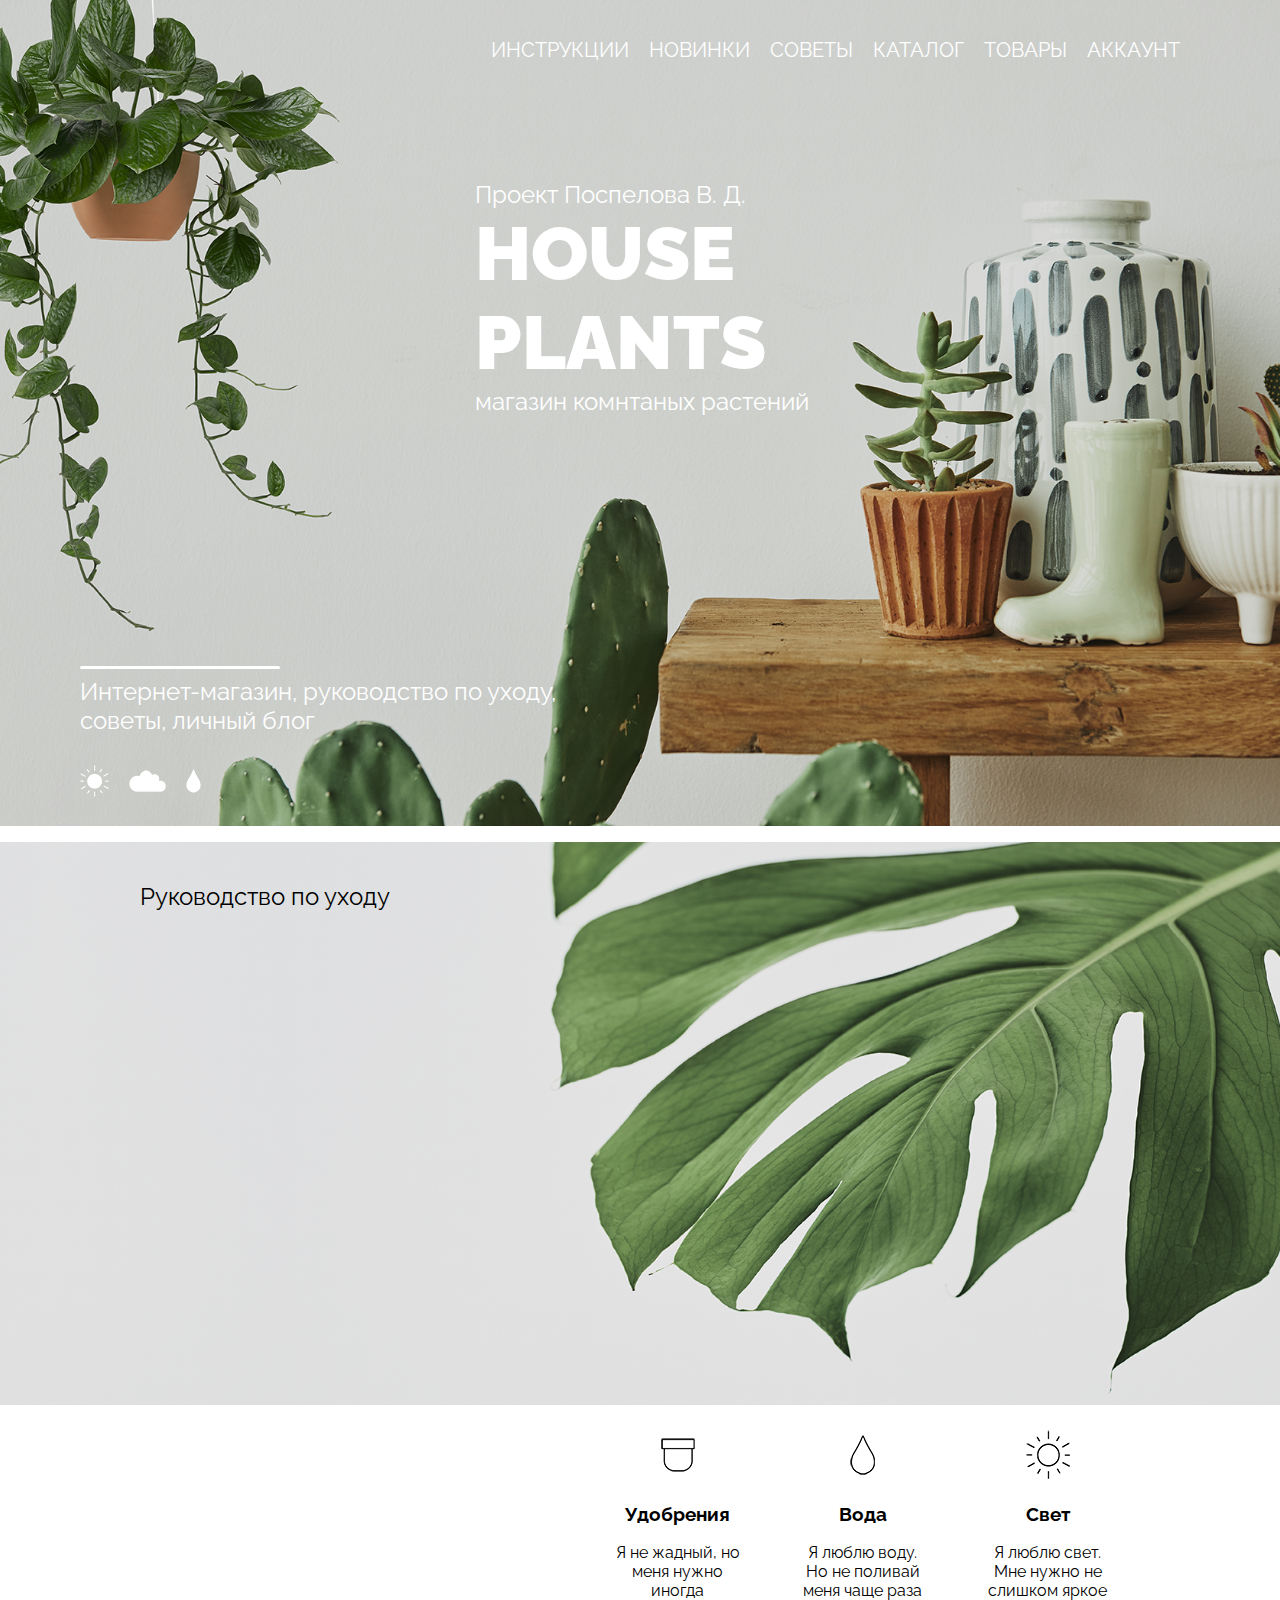
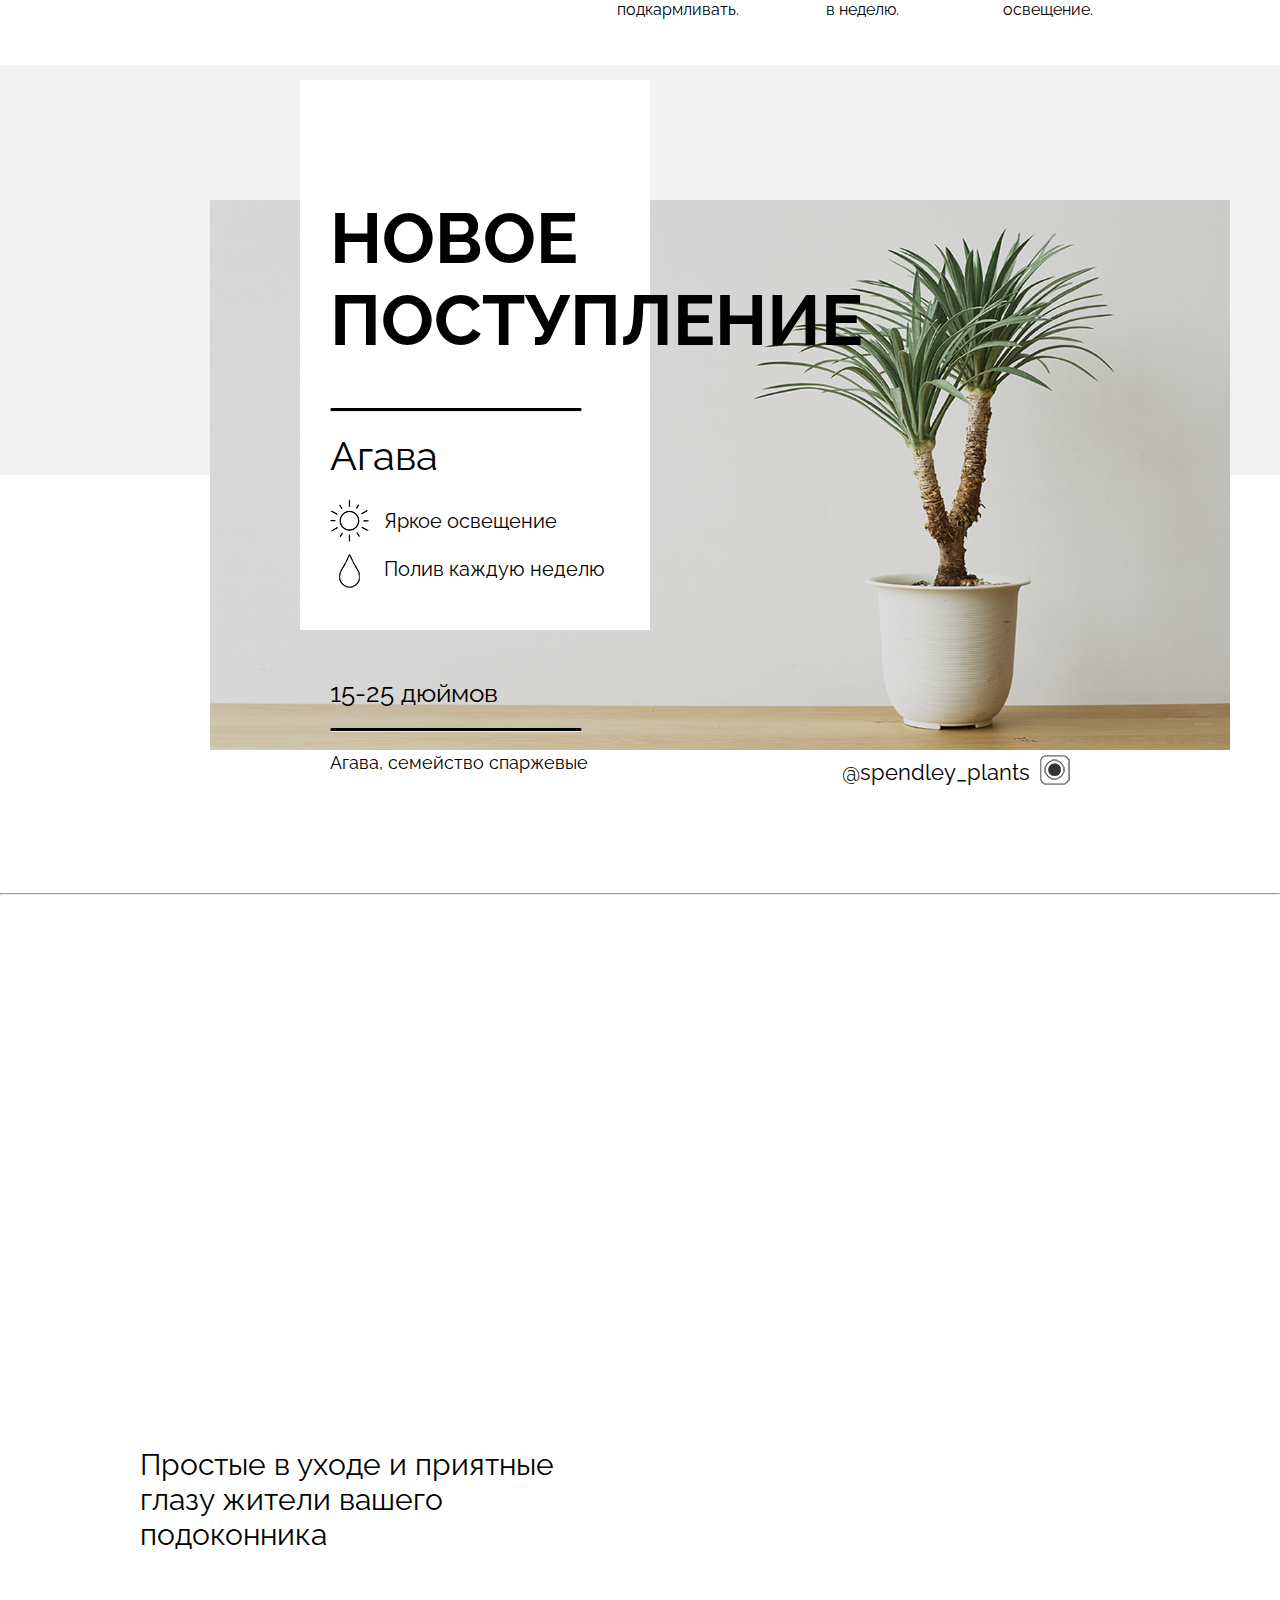
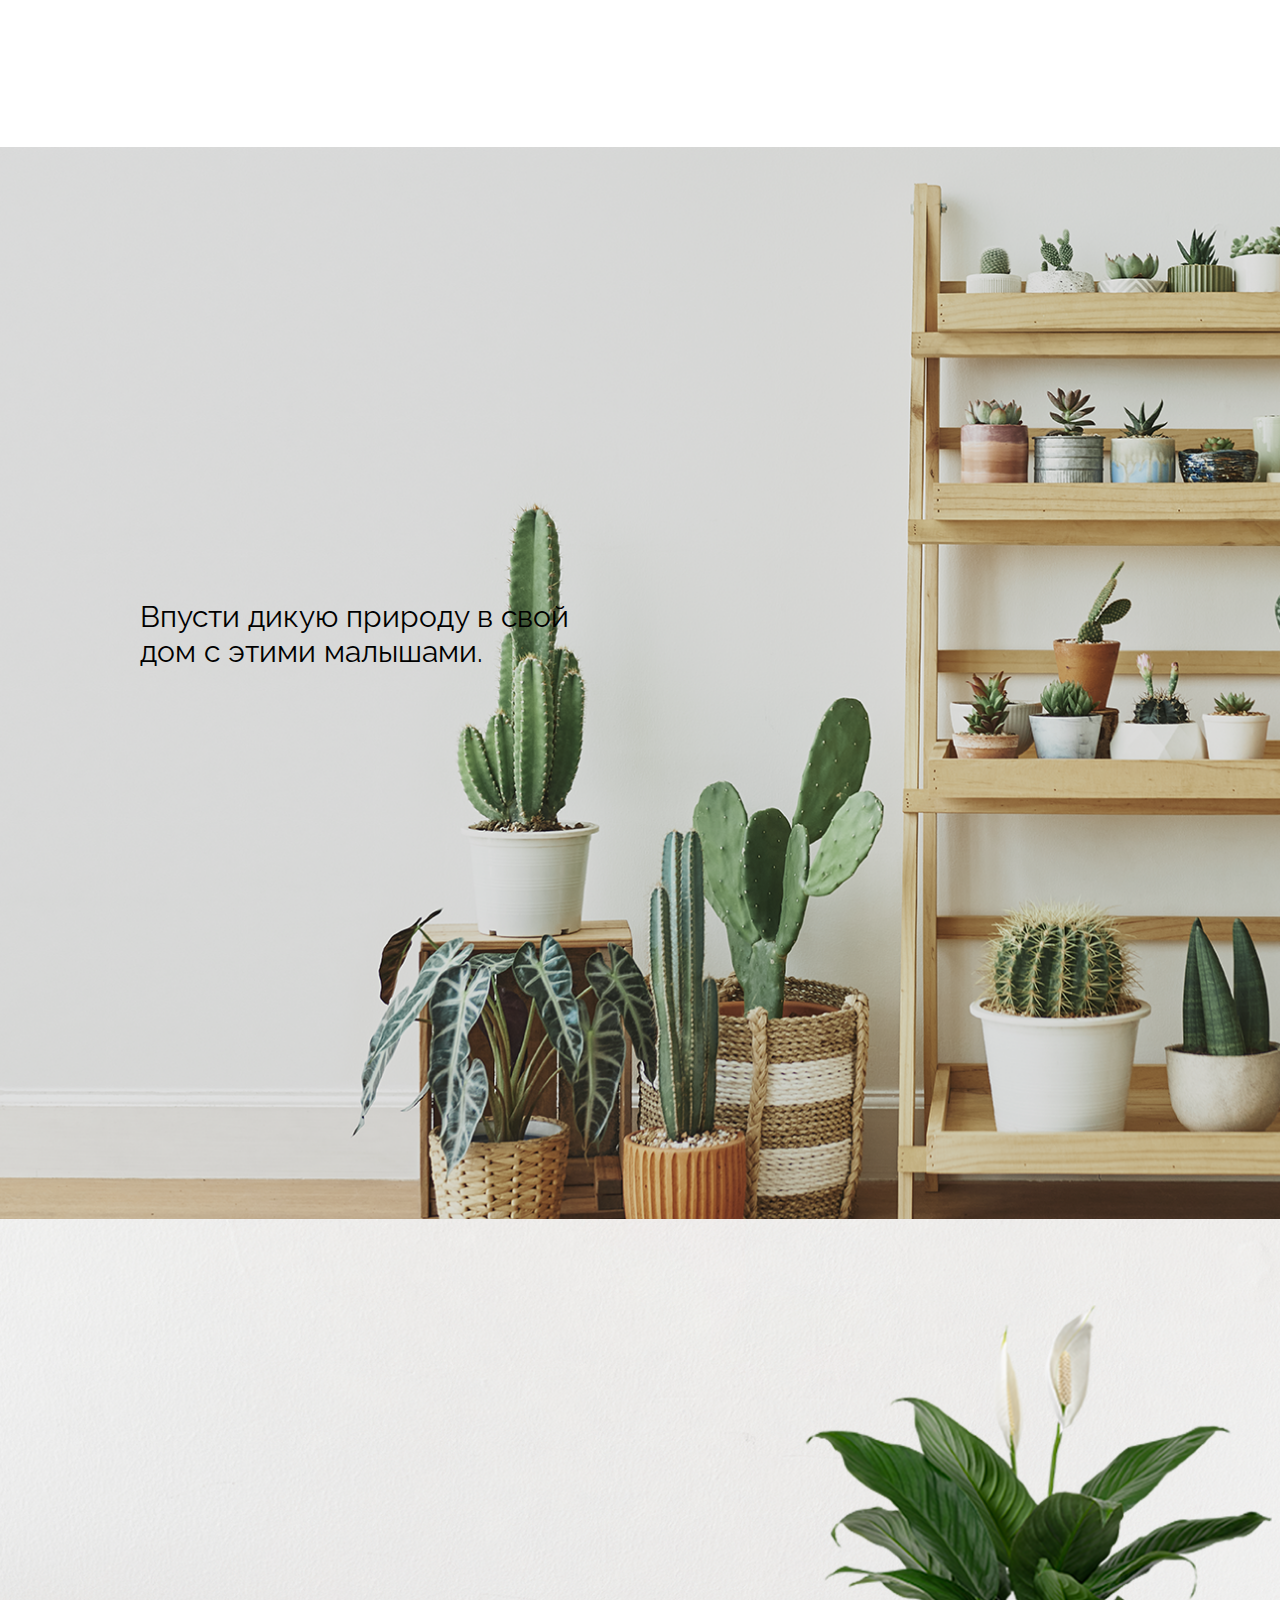
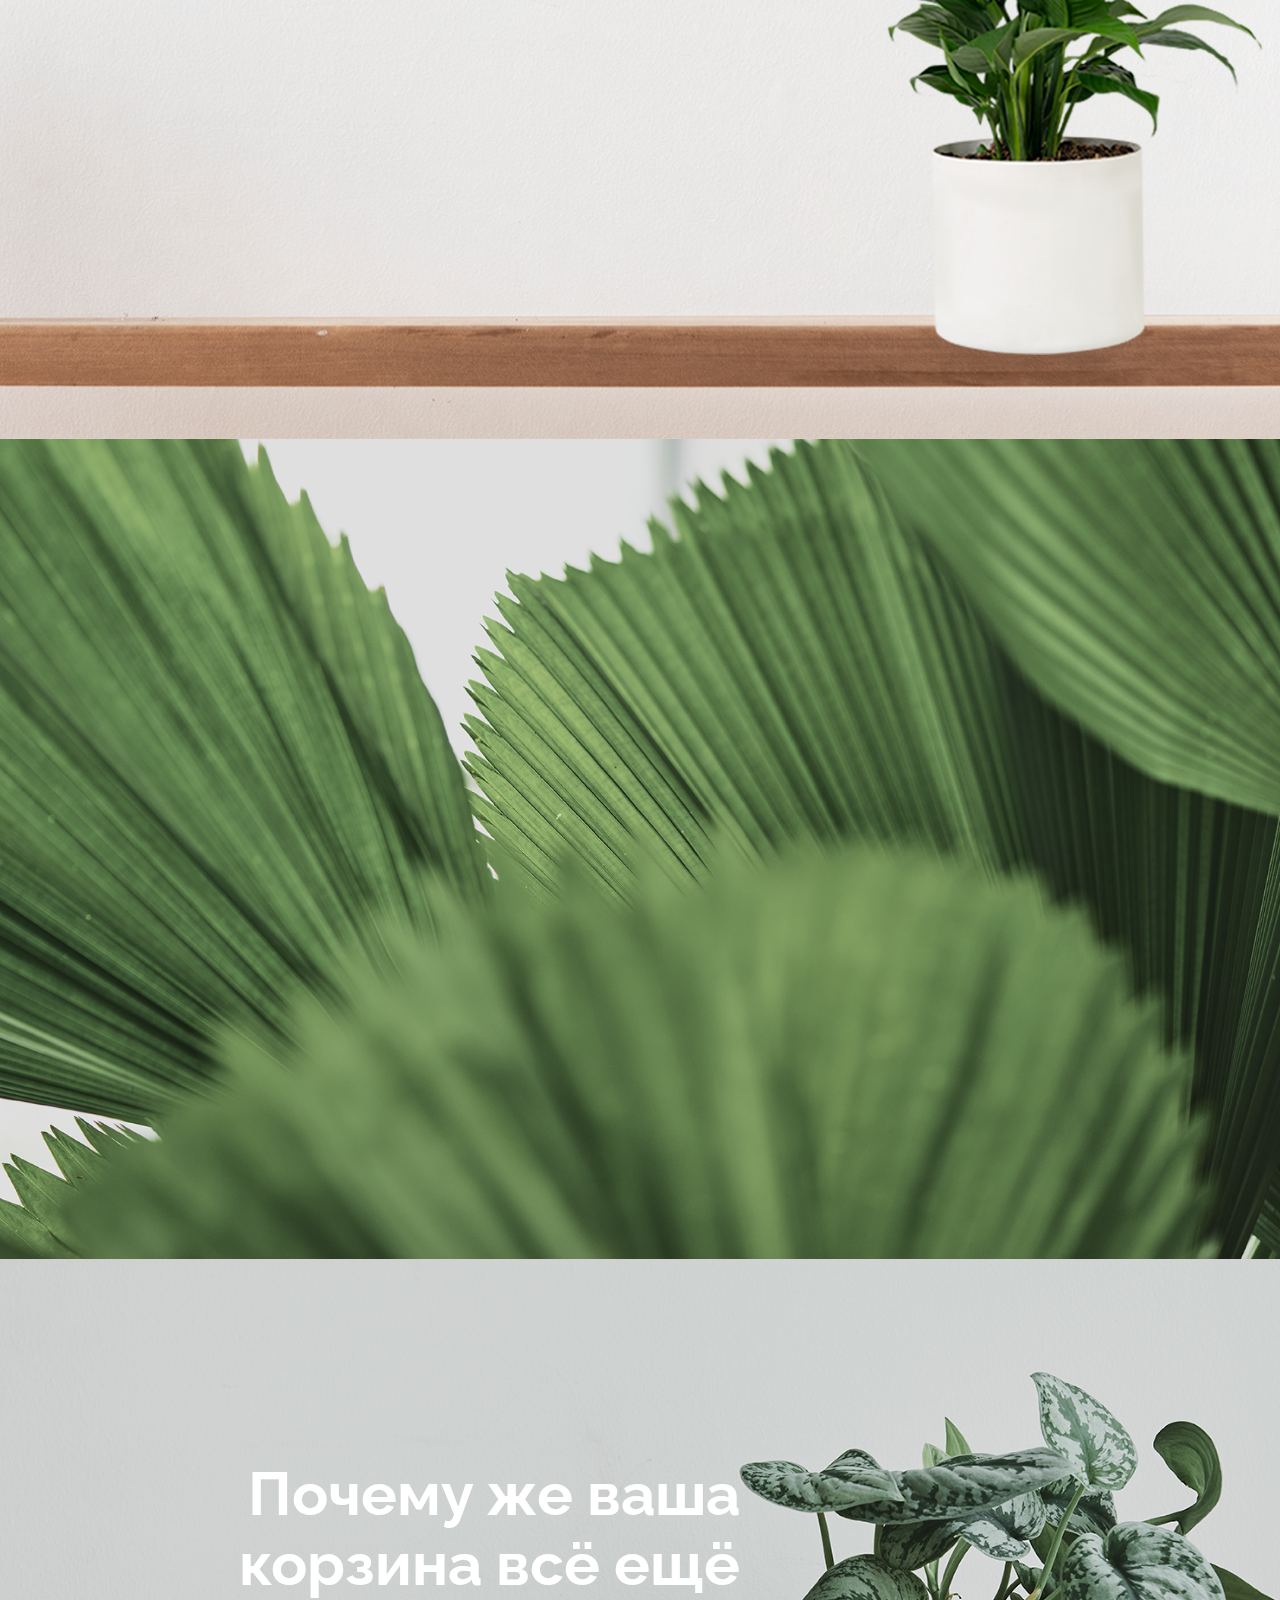
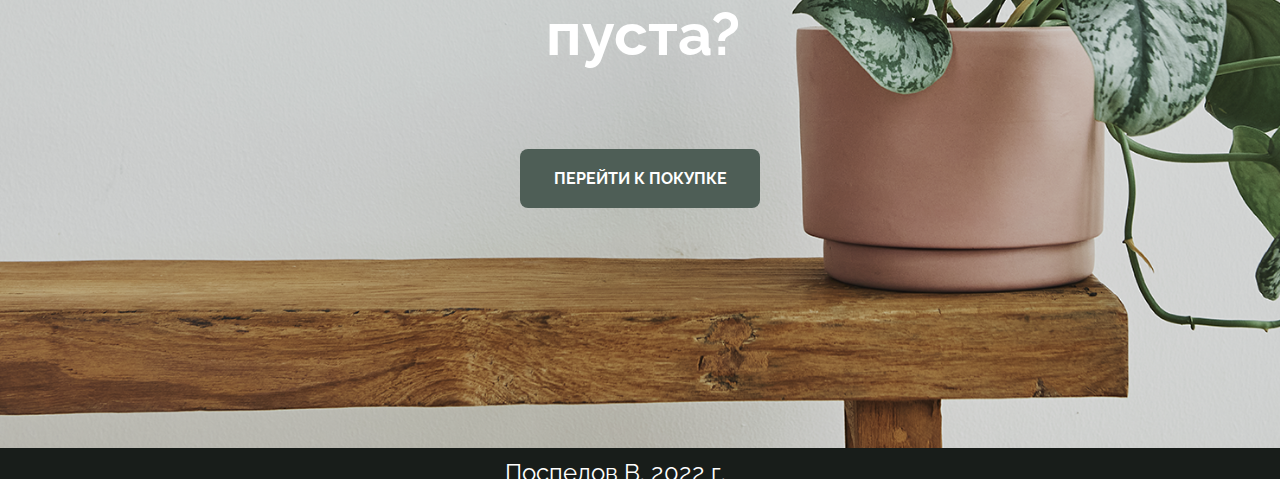
<file: index.html>
<!DOCTYPE html>
<html lang="ru">
<head>
    <meta charset="UTF-8">
    <meta http-equiv="X-UA-Compatible" content="IE=edge">
    <meta name="viewport" content="width=device-width, initial-scale=1.0">
    <link rel= "stylesheet" href="css/style.css"> 
    <title>Plantshop</title>
</head>
<body>
    <!-- Первый экран -->
    <header>
        <nav class="menu link-hover-center" >
            <ul class="menu__list">
                <li>
                    <a href="#sec2">Инструкции</a>
                </li>
                <li>
                    <a href="#sec3">Новинки</a>
                </li>
                <li>
                    <a href="#sec7">Советы</a>
                </li>
                <li>
                    <a href=" ">Каталог</a>
                    <ul class="sub-menu__list">
                        <li>
                            <a href="#sec4">Комнатные</a>
                        </li>
                        <li>
                            <a href="#sec5">Экзотические</a>
                        </li>
                        <li>
                            <a href="#sec6">В спальню</a>
                        </li>
                    </ul>
                </li>                
                <li>
                    <a href="shop.html">Товары</a>
                </li>
                <li>
                    <a href="form.html">Аккаунт</a>
                </li>
            </ul>
        </nav> 
        <div class="title">
            <div class="title__first">
                Проект Поспелова В. Д.
            </div>
            <div class="title__second">
                House <br> plants
            </div>
            <div class="title__third">
                магазин комнтаных растений
            </div>
        </div>
        <div class="subtitle">
            <hr id="firstpage_hr">
            <div class="subtitle__text">
                Интернет-магазин, руководство по уходу, <br> советы, личный блог
            </div>
            <div class="subtitle__logo">
                <img src="img/logos.png" alt="logo" class="logo">
            </div>
        </div>
    </header>
    <hr id="header__hr">
    <!-- Второй экран -->
    <section id="sec2">
        <div class="container">
            <div class="sec2__description">
                Руководство по уходу
            </div>
            <div class="sec2__title _anim-items _anim-no-hide clearfix">
                Монстера
            </div>
            <div class="sec2__content">
                <div class="content__item">
                    <img src="img/sun.png" alt="sun">
                    <h3>Свет</h3>
                    <p>Я люблю свет. Мне нужно не слишком яркое освещение.</p>
                </div>
                <div class="content__item">
                    <img src="img/drop.png" alt="drop">
                    <h3>Вода</h3>
                    <p>Я люблю воду. Но не поливай меня чаще раза в неделю.</p>
                </div>
                <div class="content__item">
                    <img src="img/pot.png" alt="pot">
                    <h3>Удобрения</h3>
                    <p>Я не жадный, но меня нужно иногда подкармливать.</p>
                </div> 
            </div> 
        </div>
        <div class="sec2__bg"></div>
    </section>
    <!-- Третий экран -->
    <section id="sec3">
        
        <div class="sec3__bg1"></div>
        <div class="sec3__bg2"></div> 
        <div class="sec3__bg3"></div>
    <div class="container">
        <div class="sec3__inst">
            <div id="inst__tag">
                @spendley_plants 
            </div>
            <div id="inst__logo"></div>
        </div>
        <div class="sec3__textblock">
            <div class="textblock__title ">
                <h1>Новое <br>поступление</h1>
            </div>
            <hr class="textblock__hr">
            <div id="textblock__subtitle">
                Агава
            </div>
            <div class="textblock__chracters">
                <img src="img/sundrop.png" alt="">
                <div id="textblock__characters-text">
                    Яркое освещение <br> <br>Полив каждую неделю
                </div> 
            </div>
            <div class="textblock__footer">
                <div id="textblock__footer-size">
                    15-25 дюймов
                </div>
                <hr class="textblock__hr">
                <div id="textblock__footer-family">
                    Агава, семейство спаржевые
                </div>
            </div>
        </div>
    </div>
    </section>
        <!-- Четвертый экран -->
    <hr>
    <section id="sec4">
        <div class="container">
            <div class="sec4__title _anim-items _anim-no-hide">
                <h1>Комнатные растения</h1>
            </div>
            <div id="sec4__subtitle">
                Простые в уходе и приятные <br>глазу жители вашего <br>подоконника
            </div>
            <div id="sec4__pic">
                <div id="sec4__plant1" class="sec4__plant"></div>   
                <div id="sec4__plant2" class="sec4__plant"></div> 
                <div id="sec4__plant3" class="sec4__plant"></div>
            </div>            
        </div>
    </section>
        <!-- Пятый экран -->
    <section id="sec5">
        <div class="container">
            <div class="sec5__title _anim-items _anim-no-hide">
                <h1>Экзотика</h1>
            </div> 
            <div id="sec5__subtitle">
                Впусти дикую природу в свой <br>дом c этими малышами.
            </div>        
       </div>
    </section>
    <!-- Шестой экран -->
    <section id="sec6">
        <div class="container">
            <div class="sec6__title _anim-items _anim-no-hide">
                <h1>Растения <br>для спальни</h1>
            </div> 
            <div id="sec6__subtitle">
                Ваша спальня - это ваше святилище, <br>разместите некоторые из этих растений в ней <br>для хорошего сна.
            </div>        
       </div>
    </section>
     <!-- Седьмой экран -->
     <section id="sec7">
        <div class="container">
            <div class="sec7__title _anim-items _anim-no-hide">
               <h1>Поддерживайте свои растения <br>здоровыми и счастливыми</h1>
            </div> 
            <div class="sec7__subtitle _anim-items _anim-no-hide">
                С нашими советами
            </div>
            <div id="sec7__text">
                вы узнаете, что навсегда изменит жизнь <br>ваших растений. 
            </div>        
       </div>
    </section>
    <!-- Девятый экран -->
    <section id="sec9">
        <div class="container">
            <div id="sec9__title">
                <h4>Почему же ваша <br> корзина всё ещё пуста?</h4>
            </div>  
            <a id="sec9__button" href="shop.html"> Перейти к покупке</a>   
       </div>
       <div id="sec9__footer">
           <div id="sec9__footer-text">
           Поспелов В. 2022 г.
            </div>
       </div>
    </section>       
<!-- Подключение javascript -->
<script src="js/modal.js"></script>
<script src="js/animate.js"></script>

</body>
</html>
</file>
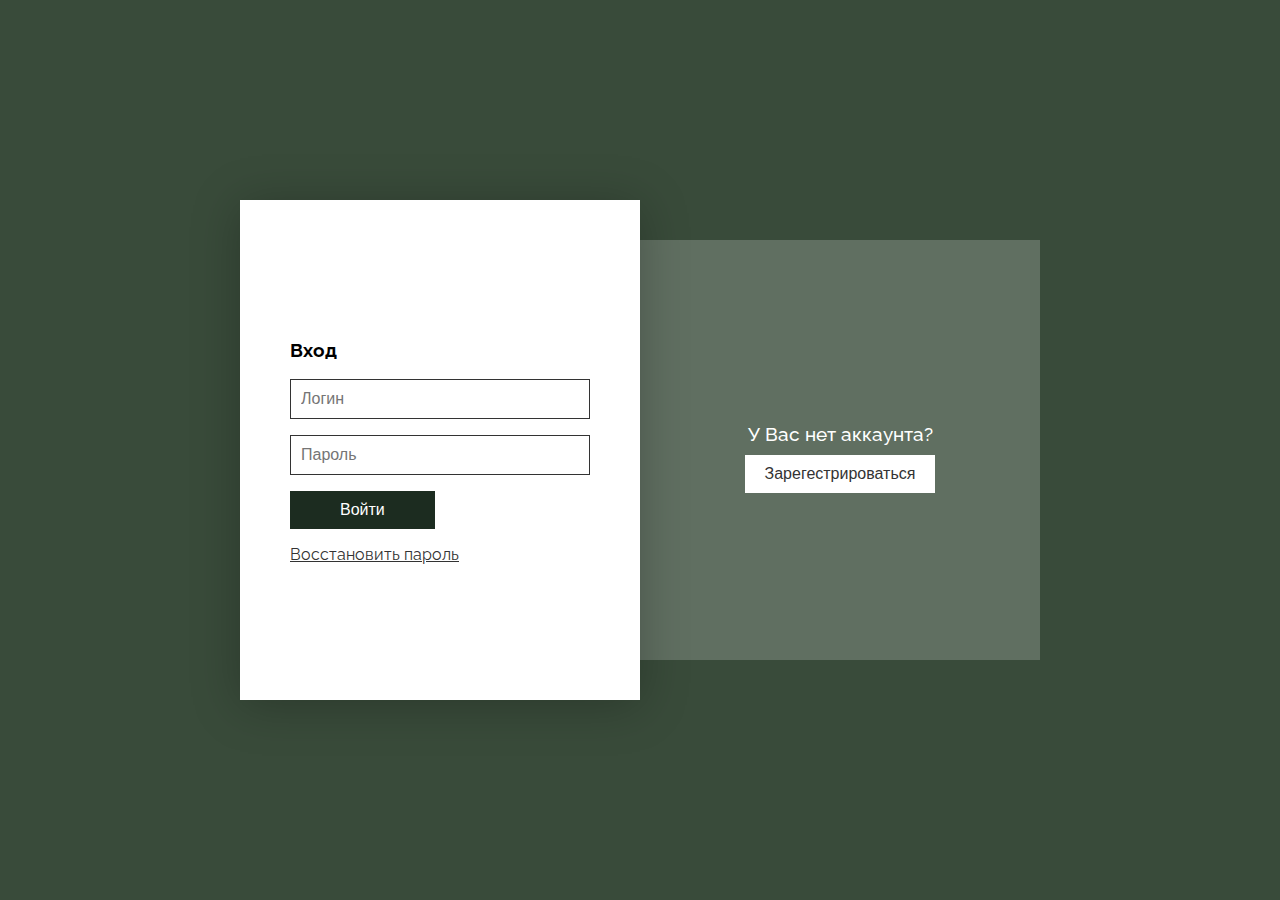
<file: form.html>
<!DOCTYPE html>
<html lang="ru">
<head>
    <meta charset="UTF-8">
    <meta http-equiv="X-UA-Compatible" content="IE=edge">
    <meta name="viewport" content="width=device-width, initial-scale=1.0">
    <title>Log in</title>
    <link rel="stylesheet" href="css/form.css">

</head>
<body>
    <arcticle class="container">
        <div class="block">
            <section class="block__item block-item">
                <h2 class="block-item__title">У Вас уже есть аккаунт?</h2>
                <button class="block-item__btn signin-btn">Войти</button>
            </section>
            <section class="block__item block-item">
                <h2 class="block-item__title">У Вас нет аккаунта?</h2>
                <button class="block-item__btn signup-btn">Зарегестрироваться</button>
            </section>
        </div>
        <div class="form-box">
            <form action="#" class="form form_signin">
                <h3 class="title">Вход</h3>
                <p>
                    <input type="text" class="form__input" placeholder="Логин">
                </p>
                <p>                   
                    <input type="password" class="form__input" placeholder="Пароль">
                </p>
                <p>
                    <button class="form__btn">Войти</button>
                </p>
                <p>
                    <a href="" class="form__forgot">Восстановить пароль</a>
                </p>
            </form>





             <form action="#" class="form form_signup">
                <h3 class="title">Регистрация</h3>
                <p>
                    <input type="text" class="form__input" placeholder="Логин">
                </p>
                <p>
                    <input type="email" class="form__input" placeholder="Email">
                </p>
                <p>                   
                    <input type="password" class="form__input" placeholder="Пароль">
                </p>
                <p>                   
                    <input type="password" class="form__input" placeholder="Подтвердите пароль">
                </p>
                <p>
                    <button class="form__btn form__btn_signup">Зарегестрироваться</button>
                </p>                
            </form>
        </div>
    </arcticle>
<script src="js/form.js" defer></script>
</body>
</html>
</file>
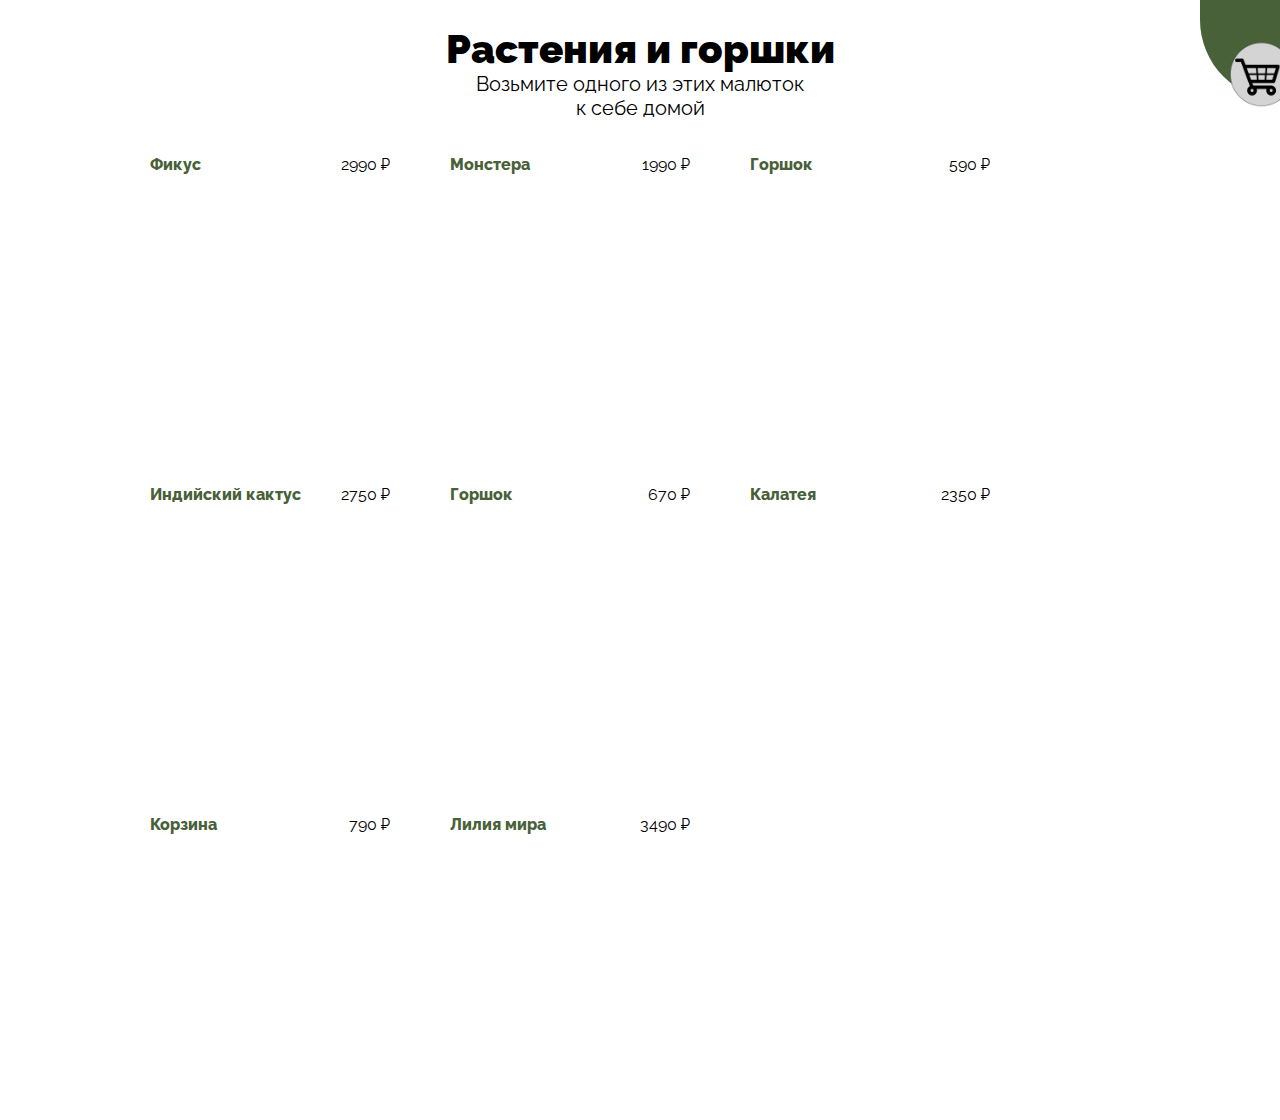
<file: shop.html>
<!DOCTYPE html>
<html lang="ru">
<head>
    <meta charset="UTF-8">
    <meta http-equiv="X-UA-Compatible" content="IE=edge">
    <meta name="viewport" content="width=device-width, initial-scale=1.0">
    <link rel= "stylesheet" href="css/style.css"> 
    <title>Shop</title>
</head>
<body>
    <section id="sec8">
    <div class="container2">
        <div id="sec8__title">
            Растения и горшки
        </div> 
        <div id="sec8__subtitle">
            Возьмите одного из этих малюток <br>к себе домой
        </div>
        <div id="sec8__label">
            <img src="img/cart.png" width="50%" class="js-open-modal" data-modal="1" alt="" id="sec8__label-logo">            
        </div>
        <div id="sec8__goods">
            <div class="sec8__item">
                <div id="item-photo1"></div>
                <div class="sec8__item-name">
                    Фикус
                </div>
                <div class="sec8__item-cost">
                    2990 ₽
                </div>
            </div>
             <div class="sec8__item">
                <div id="item-photo2"></div>
                <div class="sec8__item-name">
                    Монстера
                </div>
                <div class="sec8__item-cost">
                    1990 ₽
                </div>
            </div>
            <div class="sec8__item">
                <div id="item-photo3"></div>
                <div class="sec8__item-name">
                    Горшок
                </div>
                <div class="sec8__item-cost">
                    590 ₽
                </div>
            </div>
            <div class="sec8__item">
                <div id="item-photo4"></div>
                <div class="sec8__item-name">
                    Индийский кактус 
                </div>
                <div class="sec8__item-cost">
                    2750 ₽
                </div>
            </div>
            <div class="sec8__item">
                <div id="item-photo5"></div>
                <div class="sec8__item-name">
                    Горшок
                </div>
                <div class="sec8__item-cost">
                    670 ₽
                </div>
            </div>
            <div class="sec8__item">
                <div id="item-photo6"></div>
                <div class="sec8__item-name">
                    Калатея
                </div>
                <div class="sec8__item-cost">
                    2350 ₽
                </div>
            </div>
            <div class="sec8__item">
                <div id="item-photo7"></div>
                <div class="sec8__item-name">
                    Корзина
                </div>
                <div class="sec8__item-cost">
                    790 ₽
                </div>
            </div>
            <div class="sec8__item">
                <div id="item-photo8"></div>
                <div class="sec8__item-name">
                    Лилия мира
                </div>
                <div class="sec8__item-cost">
                    3490 ₽
                </div>
            </div>    
        </div>
    </div>
    </section>
<div class="modal" data-modal="1">
    <!--   Svg иконка для закрытия окна  -->
    <svg class="modal__cross js-modal-close" xmlns="http://www.w3.org/2000/svg"               viewBox="0 0 24 24"><path d="M23.954 21.03l-9.184-9.095 9.092-9.174-2.832-2.807-9.09 9.179-9.176-9.088-2.81 2.81 9.186 9.105-9.095 9.184 2.81 2.81 9.112-9.192 9.18 9.1z"/></svg>
    <p class="modal__title">В вашей корзине пусто</p>
 </div>
 <!-- Подложка под модальным окном -->
 <div class="overlay js-overlay-modal"></div>
     
 <!-- Подключение javascript -->
 <script src="js/modal.js"></script>
 <script src="js/animate.js"></script>
</body>
</html>
</file>
<file: css/style.css>
@import url('https://fonts.googleapis.com/css2?family=Raleway:wght@100;200;300;600;900&display=swap');

body {
    font-family: 'Raleway', sans-serif;
    padding: 0;
    margin: 0;
}

.clearfix:after {
    content: '';
    display: table;
    width: 100%;
    clear: both;
}

div {
    box-sizing: border-box;
}

header {
    background: url(../img/Background.png) no-repeat center top / cover;
    height: 100%;
    overflow: hidden;
}

.container {
    width: 1000px;
    margin: 0 auto;
}

nav {
    float: right;
}

.menu__list {
    padding: 0;
    margin: 40px 80px 0 0;
    display: flex;
}

.sub-menu__list>li {
    margin-top: 30px;
}

.menu__list>li:hover .sub-menu__list{
    display: block;
}

.menu li {
    display: block;
    margin-right: 20px;
}

.menu a {
    font-family: 'Raleway', sans-serif;
    font-size: 20px;
    color: #fff;
    text-decoration: none;
    text-transform: uppercase;
}

.sub-menu__list {
    display: none;
    position: absolute;
    left: 1005px;
    top: 60px;
}

.link-hover-center a {
    display: inline-block;
    color: #fff;
    line-height: 1;
    text-decoration: none;
    cursor: pointer;
    position: relative;
}
.link-hover-center a:after {
    display: block;
    content: "";
    background-color: #fff;
    height: 3px;
    width: 0%;
    left: 50%;
    position: absolute;
    -webkit-transition: width .3s ease-in-out;
    -moz--transition: width .3s ease-in-out;
    transition: width .3s ease-in-out;
    -webkit-transform: translateX(-50%);
    -moz-transform: translateX(-50%);
    transform: translateX(-50%);
}
.link-hover-center a:hover:after,
.link-hover-center a:focus:after {
    width: 100%;
}

.title {
    margin-left: 475px;
    margin-top: 180px;
    font-size: 24px;
    color: #fff;
}

.title__second {
    font-size: 75px;
    color: #fff;
    text-transform: uppercase;
    margin: 0;
    font-weight: 900;
}

.subtitle {
    margin-left: 80px;
    margin-top: 160px;
    color: #fff;
}

#firstpage_hr {
    margin-left: 0;
    margin-top: 250px;
    color: #fff;
    width: 200px;
    border: none;
	border-top: 3px solid #fff;
    border-radius: 10px;
}

.subtitle__text {
    font-size: 24px;
}

.logo {
    margin-top: 30px;
    margin-bottom: 25px;
}

#header__hr {
    border: none;
}

/* Второй экран */

#sec2 {
    background: url(../img/background2.png) no-repeat center top / cover;
    height: 100%;
}

.sec2__description {
    font-size: 24px;
    margin-left: 0;
    margin-bottom: 400px;
    padding-top: 40px;
}

.sec2__title {
    font-size: 80px;
    font-weight: 900;
    color: #2c3926;

    transform: translate(0px, 120%);
    opacity: 0;
    transition: all 0.8s ease 0s;
}

.sec2__title._active {
    transform: translate(0px, 0px);
    opacity: 1;
}

.content__item {
    width: 125px;
    float: right;
    text-align: center;
    margin: 25px 30px 100px;
}
.sec2__bg {
    height: 260px;
    margin: 0;
    width: 100%;
    background-color: #fff;
}

/* Третий экран */

#sec3 {
    max-height: 820px;
    position: relative;
}

.sec3__bg1 {
    height: 410px;
    background-color: #f2f2f2;  
}

.sec3__bg2 {
    height: 410px;
    background-color: #fff;
}

.sec3__bg3 {
    height: 550px;
    width: 1020px; 
    position: absolute;
    top: 135px;
    left: 210px;
    z-index: 1;
    background-image: url(../img/plant.png);
    background-size: cover;
}

#inst__tag {
    position: absolute;
    right: 250px;
    bottom: 100px;
    font-size: 22px;
}

#inst__logo {
    position: absolute;
    height: 30px;
    width: 30px;
    background-image: url(../img/inst.png);
    right: 210px;
    bottom: 100px;
    z-index: 2;
}

.sec3__textblock {
    height: 550px;
    width: 350px;
    background-color: #fff;
    position: absolute;
    z-index: 2;
    top: 0;
    left: 300px;
    padding: 70px 30px 20px 30px;
    margin-top: 15px;
}

.textblock__title {
    font-size: 35px;
    text-transform: uppercase;
    font-weight: 800;
}

.textblock__hr {
    width: 250px;
	border-top: 3px solid #000;
    border-radius: 10px;
    margin: 20px 0;
}

#textblock__subtitle {
    font-size: 40px;
    margin-bottom: 20px;
}

.textblock__chracters {
    float: left;
    font-size: 20px;
    display: flex;
    margin-bottom: 40px;
    margin-bottom: 90px;
}

#textblock__characters-text {
    margin-left: 15px;
    margin-top: 10px;
}

#textblock__footer-size {
    font-size: 26px;
}

#textblock__footer-family {
    font-size: 18px;
}

/* Четвертый экран */

#sec4 {
    height: 100%;
    display: flex;
}

.sec4__title {
    font-size: 70px;
    font-weight: 900;
    color: #829c2d;
    margin-top: 120px;

    transform: translate(0px, 120%);
    opacity: 0;
    transition: all 0.8s ease 0s;
}

.sec4__title._active {
    transform: translate(0px, 0px);
    opacity: 1;
    transition: all 0.8s ease 0s;
}

#sec4__subtitle {
    margin-top: 90px;
    margin-bottom: 40px;
    font-size: 30px;
}

#sec4__pic {
    width: 100%;
    float: left;
    display: flex;
    margin-bottom: 135px;
}

.sec4__plant  {
    margin: 10px;
    float: left;
}

/* Пятый экран */

#sec5 {
    height: 100%;
    background: url(../img/background5.png) no-repeat center top / cover;
    overflow: hidden;
}

.sec5__title {
    font-size: 90px;
    color: #313b30;
    font-weight: 900;
    margin-top: 80px;
    margin-bottom: 18px;

    transform: translate(0px, 120%);
    opacity: 0;
    transition: all 0.8s ease 0s;
}

.sec5__title._active {
    transform: translate(0px, 0px);
    opacity: 1;
    transition: all 0.8s ease 0s;
}

#sec5__subtitle {
    font-size: 30px;
    margin-bottom: 550px;
}

/* Шестой экран */

#sec6 {
    height: 820px;
    background: url(../img/background6.png) no-repeat center top / cover;
    overflow: hidden;
}

.sec6__title {
    font-size: 90px;
    color: #000;
    font-weight: 900;
    margin-top: 150px;
    margin-bottom: 65px;

    transform: translate(0px, 120%);
    opacity: 0;
    transition: all 0.8s ease 0s;
}

.sec6__title._active {
    transform: translate(0px, 0px);
    opacity: 1;
    transition: all 0.8s ease 0s;   
}

#sec6__subtitle {
    font-size: 34px;
    margin-bottom: 280px;
}

/* Седьмой экран */

#sec7 {
    height: 820px;
    background: url(../img/background7.png) no-repeat center top / cover;
    overflow: hidden;
}

.sec7__title {
    font-size: 60px;
    color: #fff;
    font-weight: 900;
    margin-top: 340px;
    margin-bottom: 95px;
    text-align: right;
    transform: translate(0px, 120%);
    opacity: 0;
    transition: all 0.8s ease 0s;
}

.sec7__title._active {
    transform: translate(0px, 0px);
    opacity: 1;
    transition: all 0.8s ease 0s;
}

.sec7__subtitle {
    font-size: 40px;
    color: #fff;
    font-weight: 700;
    margin-bottom: 20px;
    text-align: right;

    transform: translate(0px, 120%);
    opacity: 0;
    transition: all 0.8s ease 0s;
}

.sec7__subtitle._active {
    transform: translate(0px, 0px);
    opacity: 1;
    transition: all 0.8s ease 0.4s;
}

#sec7__text {
    font-size: 34px;
    color: #fff;
    margin-bottom: 135px;
    text-align: right;
}

/* Восьмой экран */

#sec8 {
    height: 820px;
    background-color: #fff;
}

#sec8__title {
    font-size: 40px;
    color: #000;
    font-weight: 900;
    text-align: center;
    padding-top: 25px;
}

#sec8__subtitle {
    font-size: 20px;
    color: #000;
    text-align: center;
}

#sec8__label {
    width: 135px;
    height: 100px;
    background-color: #486138;
    margin-top: -120px;
    margin-left: 1200px;
    text-align: center;
    border-radius: 0 0 15px 80px;
}

#sec8__label-logo {
    float: right;
    margin-right: 40px;
    margin-top: 40px;    
}

#sec8__goods {
    max-width: 1200px;
    height: 650px;
    margin: 30px 120px;
}

.sec8__item {
    float: left;
    display: block;
    width: 250px;
    height: 280px;
    margin: 25px;
}

.sec8__item-photo {
    width: 250px;
    height: 250px;
}

.sec8__item-name {
    display: inline-block;
    margin-left: 5px;
    color: #486138;
    font-weight: 800;
}

.sec8__item-cost {
    display: block;
    text-align: right;
    margin-left: auto;
    margin-right: 5px;
    width: auto;
    position: relative;
    float: right;
}

/* Девятый экран */

#sec9 {
    height: 820px;
    background: url(../img/background9.png) no-repeat center top / cover;
    overflow: hidden;
    display: block;
}

#sec9__title {
    font-size: 60px;
    color: #fff;
    font-weight:normal;
    margin: 200px 400px 60px -50px;
    text-align: right;
}

#sec9__button {
    background: #4e5e56;
    color: #fff;
    border-radius: 8px;
    display: block;
    width: 240px;
    padding: 20px 0;
    margin: 0 auto;
    text-decoration: none;
    text-align: center;
    text-transform: uppercase;
    font-weight: 700;
}

#sec9__footer {
    margin-top: 240px;
    height: 120px;
    background-color: #181d1a;
    text-align: center;
}

#sec9__footer-text {
    padding: 10px;
    margin-right: 50px;
    font-size: 24px;
    color: #fff;
}





/* Стили для подложки */

.overlay {
   
    /* Скрываем подложку  */
    opacity: 0;
    visibility: hidden;
    
    position: fixed;
    top: 0;
    left: 0;
    width: 100%;
    height: 100%;
    background-color: rgba(0, 0, 0, .5);
    z-index: 20;
    transition: .3s all;
 }
 
 
 /* Стили для модальных окон */ 
 .modal {    
    /* Скрываем окна  */
    opacity: 0;
    visibility: hidden;
    /*  Установаем ширину окна  */
    width: 100%;
    max-width: 500px;
    /*  Центрируем и задаем z-index */
    position: fixed;
    top: 50%;
    left: 50%;
    transform: translate(-50%, -50%);
    z-index: 30; /* Должен быть выше чем у подложки*/
    /*  Побочные стили   */
    box-shadow: 0 3px 10px -.5px rgba(0, 0, 0, .2); 
    text-align: center;
    padding: 30px;
    border-radius: 3px;
    background-color: #fff;
    transition: 0.3s all;
 }
 
 
 /* Стили для активных классов подложки и окна */ 
 .modal.active,
 .overlay.active{
    opacity: 1;
    visibility: visible;
 }
 /* Стили для кнопки закрытия */ 
 .modal__cross {
    width: 15px;
    height: 15px;
    position: absolute;
    top: 20px;
    right: 20px;
    fill: #444;
    cursor: pointer;
 }
</file>
<file: css/form.css>
@import url('https://fonts.googleapis.com/css2?family=Raleway:wght@100;200;300;600;900&display=swap');


* {
    box-sizing: border-box;
}

body {
    font-family: 'Raleway', sans-serif;
    margin: 0%;

    min-height: 100vh;
    display: flex;
    justify-content: center;
    align-items: center;

    background-color: #394b3a;
    transition: 0.5s;
}

body.active {
    background-color: #80a080;
}

.container {
    width: 800px;
    height: 500px;
    padding: 40px 0;
    position: relative;
}

.block {
    height: 100%;
    background-color: rgba(255, 255, 255, 0.2);
    box-shadow: 0 5px 45px rgba(0, 0, bl0ue, 0.2);
    display: flex;
    align-items: center;
}
.block__item {
    width: 50%;
}

.block-item {
    text-align: center;
}

.block-item__title {
    font-size: 1.2rem;
    font-weight: 500;
    color: #fff;
    margin-bottom: 10px;    
}

.block-item__btn {
    border: none;
    cursor: pointer;
    padding: 10px 20px;
    background-color: #fff;
    color: #333;
    font-size: 16px;
    font-weight: 500;
}

.form-box {
    background-color: #fff;
    height: 100%;
    width: 50%;
    box-shadow: 0 5px 45px rgba(0, 0, 0, 0.25);
    position: absolute;
    top: 0;
    left: 0;
    z-index: 1000;

    transition: 0.5s ease-in-out;
    display: flex;
    align-items: center;
    overflow: hidden;
}

.form-box.active {
    left: 50%;
}

.form {
    width: 100%;
    padding: 50px;
    font-size: 16px;
    position:absolute;
    transition: 0.5s;
}

.form_signin {
    left: 0;
    transition-delay: 0.25s;
}

.form_signup {
    left: 100%;
    transition-delay: 0s;
}

.form-box.active .form_signin {
    left: -100%;
    transition-delay: 0s;
}

.form-box.active .form_signup {
    left: 0%;
    transition-delay: 0.25s;
}

.form__title {
    font-size: 1.5em;
    font-weight: 500;
    color: #333;
}

.form__input {
    width: 100%;
    padding: 10px;
    border: solid 1px #333;
    font-size: inherit;
}

.form__btn {
    border: none;
    cursor: pointer;
    font-size: inherit;
    background-color: #1c2c20;
    color: #fff;
    padding: 10px 50px;
}

.form__btn_signup {
    background-color: #487c59;
}

.form__forgot {
    color: #333;
}
</file>
